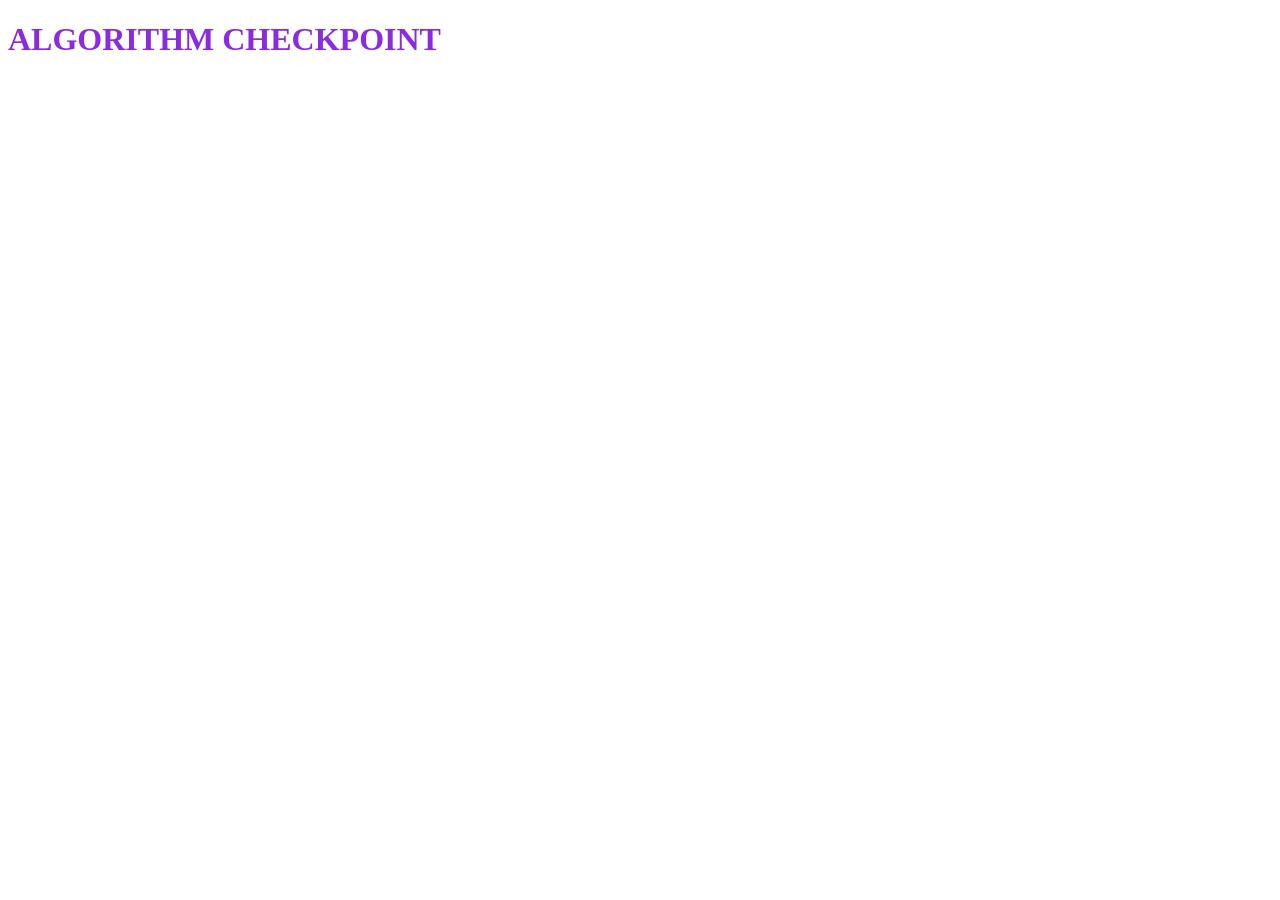
<file: Desktop/Algorithms-checkpoint/index.html>
<!DOCTYPE html>
<html lang="en">
<head>
    <meta charset="UTF-8">
    <meta http-equiv="X-UA-Compatible" content="IE=edge">
    <meta name="viewport" content="width=device-width, initial-scale=1.0">
    <title>ALGORITHM AND ITS ELEMENT</title>
</head>
<body>
    <h1 style="color: blueviolet;">ALGORITHM CHECKPOINT</h1>
    
    <script src="./script.js"></script>
</body>
</html>
</file>
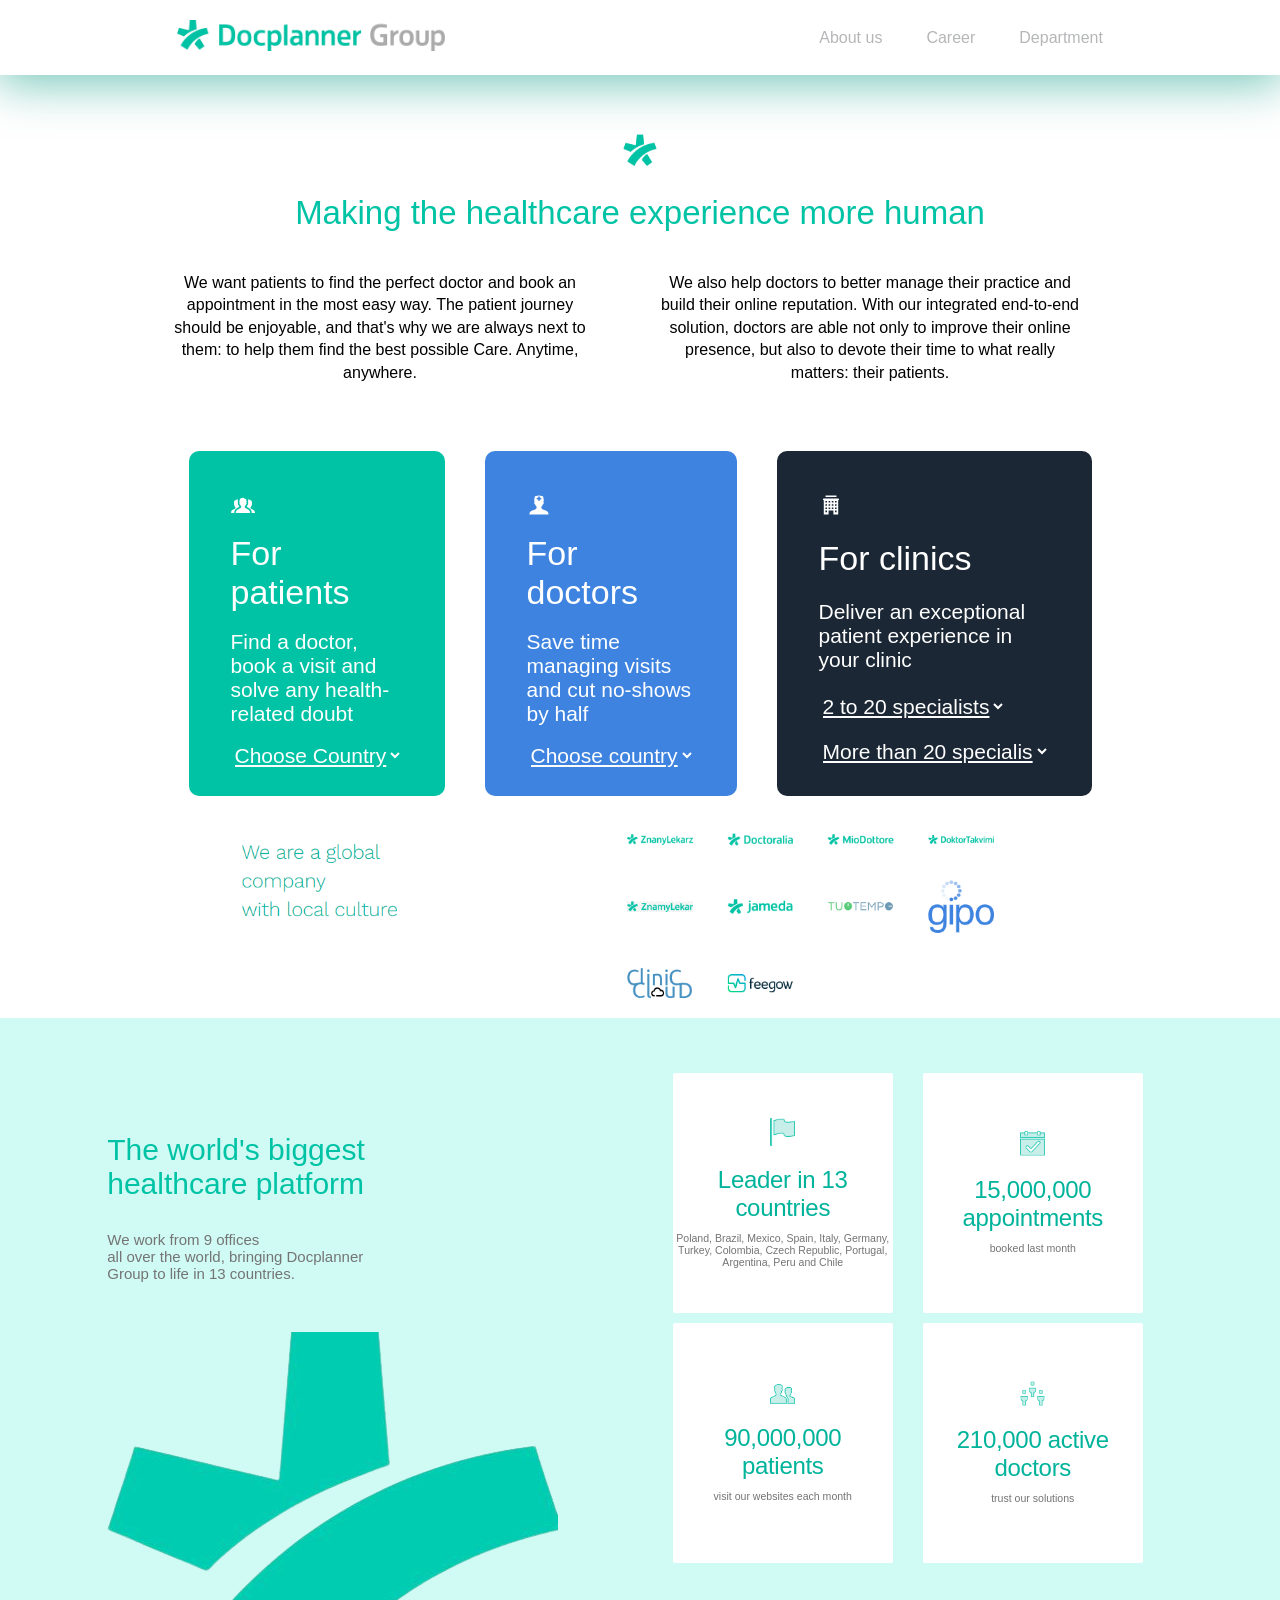
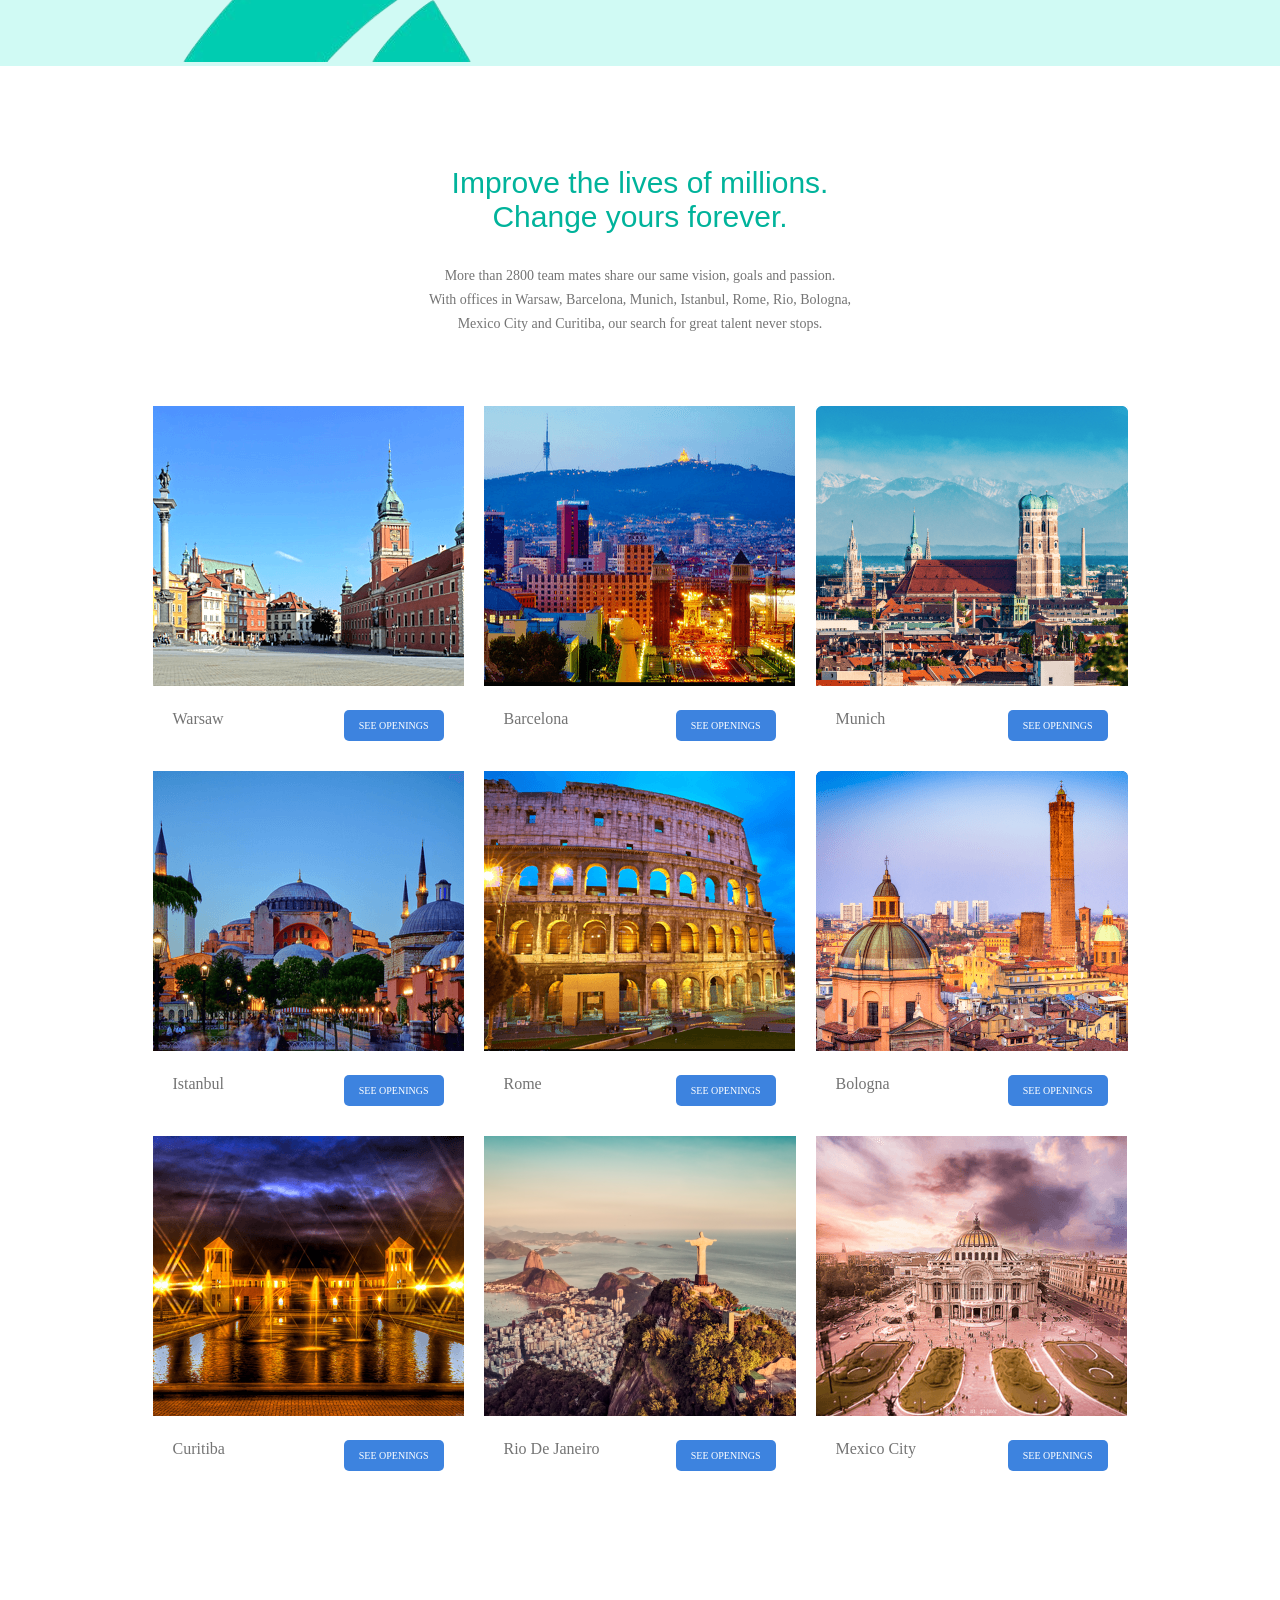
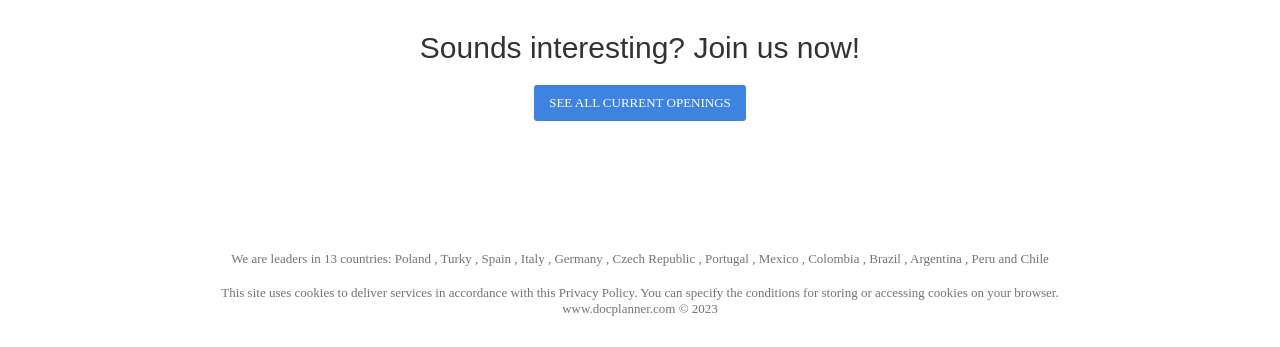
<file: Desktop/CSS/index1.html>
<!DOCTYPE html>
<html lang="en">
<head>
    <meta charset="UTF-8">
    <meta http-equiv="X-UA-Compatible" content="IE=edge">
    <meta name="viewport" content="width=device-width, initial-scale=1.0">
    <link rel="shortcut icon" href="./images/logo.png" type="image/x-icon">
    <link rel="stylesheet" href="style1.css">
    <title>Docplaner Group</title>
</head>
<body>
    <!-- page navigation -->
    <header>
        <a href=""><img src="./images/FullLogo.png" width="268" alt="imagelogo"></a>
        <nav>
            <ul>
                <li><a href="#">About us</a></li>
                <li><a href="#">Career</a></li>
                <li><a href="#">Department</a></li>
            </ul>
            
        </nav>

        
    </header>

    <!-- lead section -->
    <main>
    
    <section id="leadsection">
        <img src="./images/logo.png" width="40" alt="logo">
        <h1 style="color: #00c3a5;">Making the healthcare experience more human</h1>

        <div class="forex">
            
            <p >
                We want patients to find the perfect doctor and book an appointment in the most easy way.
                The patient journey should be enjoyable, and that's why we are always next to them: to help them find the best possible Care.
                Anytime, anywhere.
            </p>
            <p >
                We also help doctors to better manage their practice and build their online reputation.
                With our integrated end-to-end solution, doctors are able not only to improve their online presence,
                but also to devote their time to what really matters: their patients.
            </p>
        
        </div>
    </section>
    <!-- Section one -->
    <section id="two">
        <div class="twoChild">
            <img src="./images/icon-patients.svg" alt="">
            <h1>For patients</h1>
            <p>Find a doctor, book a visit and solve any health-related doubt</p>
            <div class="selection">
            <select>
                <option>Choose Country</option>
                <option value="#">Argentina</option>
                <option value="#">Brazil</option>
                <option value="#">Chile</option>
                <option value="#">Colombia</option>
                <option value="#">Czech</option>
                <option value="#">Germany</option>
                <option value="#">Italy</option>
                <option value="#">Mexico</option>
                <option value="#">Peru</option>
                <option value="#">Poland</option>
                <option value="#">PortUgal</option>
                <option value="#">Spain</option>
                <option value="#">Turkey</option>
            </select>
        </div>
        </div>
        <div class="twoChild">
        <img src="images/icon-doctors.svg" alt="">
        <h1>For doctors</h1>
        <p>Save time managing visits and cut no-shows by half</p>
        <div class="selection">
        <select>
            <option>Choose country</option>
            <option value="#">Argentina</option>
            <option value="#">Brazil</option>
            <option value="#">Chile</option>
            <option value="#">Colombia</option>
            <option value="#">Czech</option>
            <option value="#">Germany</option>
            <option value="#">Italy</option>
            <option value="#">Mexico</option>
            <option value="#">Peru</option>
            <option value="#">Poland</option>
            <option value="#">PortUgal</option>
            <option value="#">Spain</option>
            <option value="#">Turkey</option>
        </select>
        </div>
        </div>
        <div class="twoChild">
        <img src="./images/icon-clinics.svg" alt="">
        <h1>For clinics</h1>
        <p>Deliver an exceptional patient experience in your clinic</p>
        <div class="selection">
        <select>
            <option>2 to 20 specialists</option>
            <option value="#">Brazil</option>
            <option value="#">Czech</option>
            <option value="#">Italy</option>
            <option value="#">Mexico</option>
            <option value="#">Poland</option>
            <option value="#">Spain</option>
            <option value="#">Turkey</option>
        </select>
        <select>
            <option>More than 20 specialis</option>
            <option value="#">Brazil</option>
            <option value="#">Italy</option>
            <option value="#">Mexico</option>
            <option value="#">Poland</option>
            <option value="#">Spain</option>
        </select>
        </div>
        </div>

    </section>
    <!-- BANNER -->
    <section id="banner">
        <img src="images/banner.png" alt="">
    </section>

    <!-- SECTION TWO -->
    <section id="third">
        <div class="container">
        <div class="firstContainer">
            <h1>The world's biggest <br> healthcare platform</h1>
            <p>We work from 9 offices <br> all over the world, bringing Docplanner <br>
            Group to life in 13 countries.
            </p>
            <img src="images/logocropped.png" alt="">
        </div>
    
        <div class="section4fourparts">
            <div class="first2">
            <div id="leader">
                <img src="images/flag.png" alt="flag"/>
                <h3>Leader in 13 countries</h3>
                <p>Poland, Brazil, Mexico, Spain, Italy, Germany, Turkey, Colombia, Czech Republic, Portugal, Argentina, Peru and Chile</p>
            </div>
            <div id="patients">
                <img src="images/patients.png" alt="patients"/>
                <h3>90,000,000 <br> patients</h3>
                <p>visit our websites each month</p>
            </div>
            </div>
            <div class="second2">
            <div id="appointments">
                <img src="images/visits.png" alt="visits"/>
                <h3>15,000,000 <br> appointments</h3>
                <p>booked last month</p>
            </div>
            <div id="doctors">
                <img src="images/doctors.png" alt="doctor"/>
                <h3>210,000 active doctors</h3>
                <p>trust our solutions</p>
            </div>
            </div>
            </div>
            </div>
        </section>

        <!-- SECTION 3 -->
        <section id="section5">
            <h1>Improve the lives of millions. <br> Change yours forever.</h1>
            <p>More than 2800 team mates share our same vision, goals and passion. <br>
            With offices in Warsaw, Barcelona, Munich, Istanbul, Rome, Rio, Bologna, <br>
            Mexico City and Curitiba, our search for great talent never stops.</p>
        </section>
        <!-- SECTION 4 -->
        <section id="section6">
            <div class="container">
            <div class="box">
                <img src="images/one.png" alt="">
                <div class="inner">
                <p>Warsaw</p>
                <button>SEE OPENINGS</button>
                </div>
            </div>

            <div class="box">
                <img src="images/two.png" alt="">
                <div class="inner">
                <p>Barcelona</p>
                <button>SEE OPENINGS</button>
                </div>
            </div>
      
            <div class="box">
                <img src="images/three.png" alt="">
                <div class="inner">
                <p>Munich</p>
                <button>SEE OPENINGS</button>
                </div>
            </div>
      
            <div class="box">
                <img src="images/four.png" alt="">
                <div class="inner">
                <p>Istanbul</p>
                <button>SEE OPENINGS</button>
                </div>
            </div>
      
            <div class="box">
                <img src="images/five.png" alt="">
                <div class="inner">
                <p>Rome</p>
                <button>SEE OPENINGS</button>
                </div>
            </div>
      
            <div class="box">
                <img src="images/six.png" alt="">
                <div class="inner">
                <p>Bologna</p>
                <button>SEE OPENINGS</button>
                </div>
            </div>
      
            <div class="box">
                <img src="images/seven.png" alt="">
                <div class="inner">
                <p>Curitiba</p>
                <button>SEE OPENINGS</button>
                </div>
            </div>
      
            <div class="box">
                <img src="images/eight.png" alt="">
                <div class="inner">
                <p>Rio De Janeiro</p>
                <button>SEE OPENINGS</button>
                </div>
            </div>
      
            <div class="box">
                <img src="images/nine.png" alt="">
                <div class="inner">
                <p>Mexico City</p>
                <button>SEE OPENINGS</button>
                </div>
            </div>
      
            </div>
            </div>
        </section>
      
        <section id="section7">
            <h1>Sounds interesting? Join us now!</h1>
            <button>SEE ALL CURRENT OPENINGS</button>
        </section>
    
        <footer>
            <p>We are leaders in 13 countries: Poland , Turky , Spain , Italy , Germany , Czech Republic , Portugal , Mexico , Colombia , Brazil , Argentina , Peru and Chile</p> <br>
            <p>This site uses cookies to deliver services in accordance with this Privacy Policy. You can specify the conditions for storing or accessing cookies on your browser. <br>
            www.docplanner.com © 2023</p>
        </footer>
    
    </main>
</body>
</html>
</file>
<file: Desktop/CSS/style1.css>
* {
    padding: 0;
    margin: 0;
    box-sizing: border-box;
    list-style: none;
    text-decoration: none;
}

/* HEADER */
header {
    background-color: white;
    box-shadow: 0px 6px 47px 3px rgba(0, 151, 128, 0.54);
    position: fixed;
    width: 100%;
    top: 0;
    left: 0;
    padding: 20px 0;
    display: flex;
    justify-content: space-around;
    align-items: center;
   
}

nav ul  {
    display: inline-flex;
    gap: 1.5rem;
    font-size: 16px;
}
nav ul li {
    margin-left: 20px;
}
nav ul li a {
    color: #b5b6b8;
    transition: all 500ms ease;
    font-family: Arial, Helvetica, sans-serif;
    font-weight: 400;

}
nav ul li a:hover {
    color: #00c3a5;
}

/* lead section */

#leadsection {
    margin-top: 130px;
    text-align: center;
}
    #leadsection h1 {
    padding: 20px 0 10px 0;
    font-weight: 300;
    font-size: 33px;
    font-family: 'Work Sans', sans-serif;
    }
#leadsection .forex {
    display: flex;
    text-align: left;
    padding: 30px 150px;
}
#leadsection .forex p {
    padding-right: 30px;
    text-align: center;
    margin: 0 20px;
    font-family: Arial, Helvetica, sans-serif;
    font-size: 16px;
    line-height: 1.4;
    width: 100%;
}

/* section one */
#two {
    display: flex;
    justify-content: center;
    margin: 37px 200px 25px;
    }
#two .twoChild {
    color: #ffffff;
    padding: 42px 42px 0 42px;
    border-radius: 10px;
    justify-content: space-between;
    height: 345px;
    margin: 0px 20px;
    display: grid;
    }
#two .twoChild h1 {
    margin: 10px 0;
    font-family: 'Work Sans', sans-serif;
    font-weight: 400;
    font-size: 34px;
    }
#two .twoChild p {
    margin-bottom: 10px;
    font-family: 'Work Sans', sans-serif;
    font-weight: 300;
    font-size: 21px;
    }
#two .twoChild .selection select{
    color: #ffffff;
    border: none;
    font-family: 'Work Sans', sans-serif;
    font-weight: 300;
    font-size: 21px;
    text-decoration: underline;
    margin-bottom: 20px;
    }
#two .twoChild:nth-child(1) {
    background-color: #00c3a5;
    }
#two .twoChild:nth-child(2) {
    background-color: #3d83df;
    }
#two .twoChild:nth-child(3) {
    background-color: #1b2734;
    } 
#two .twoChild:nth-child(1) .selection select {
    background-color: #00c3a5;
    }
#two .twoChild:nth-child(2) .selection select {
    background-color: #3d83df;
    } 
#two .twoChild:nth-child(3) .selection select {
    background-color: #1b2734;
    }
  
  
    /* BANNER */
  
#banner img{
    width: 100%;
    }
  
  
  
#third {
    background-color: #d0faf4;
    padding: 55px 50px 0;
    }
#third .container {
    display: flex;
    justify-content: space-around;
    }
#third .container .firstContainer {
    padding: 60px 0 0 50px;
    }
#third .container .firstContainer h1 {
    font-size: 30px;
    font-family: 'Work Sans', sans-serif;
    font-weight: 300;
    color: #00c3a5;
    margin-bottom: 30px;
    }
#third .container .firstContainer p {
    font-family: 'Work Sans', sans-serif;
    font-weight: 400;
    font-size: 15px;
    color: #747474;
    margin-bottom: 50px;
    }
.section4fourparts {
    display: flex;
    margin-right: 50px;
    height: 100%;
    justify-content: space-around;
    margin-left: 100px;
    }
.section4fourparts h3 {
    font-size: 1.8461538462em;
    color: #00b39b;
    font-family: Work Sans, Arial, sans-serif;
    font-weight: 300;
    letter-spacing: -0.3px;
    }
.section4fourparts p {
    font-size: 0.8125em;
    font-weight: 400;
    font-family: Roboto, Arial, sans-serif;
    color: #747474;
    }
#leader {
    margin-bottom: 20px;
    }
#appointments {
    margin-bottom: 20px;
    }
#leader,
#patients,
#appointments,
#doctors {
    display: flex;
    height: 240px;
    flex-direction: column;
    align-items: center;
    justify-content: center;
    background-color: #fff;
    text-align: center;
    width: 220px;
    border-radius: 2px;
  }
#leader,
#patients,
#appointments,
#doctors,
    h3 {
    margin-bottom: 10px;
    }
#leader,
#patients,
#appointments,
#doctors,
p {
    font-size: 13px;
    font-family: Roboto;
    font-weight: 400;
  }
  #leader img,
  #patients img,
  #appointments img,
  #doctors img {
    width: 25px;
    height: auto;
    margin-bottom: 20px;
  }
  .section4fourparts div {
    height: 500px;
    width: 250px;
  } 
  
  
  
  /* SECTION 2 */
  
  #section5 {
    margin: 100px 70px 70px 70px;
    text-align: center;
  }
  #section5 h1 {
    color: #00b39b;
    font-family: Work Sans, Arial, sans-serif;
    font-weight: 300;
    font-size: 30px;
    margin-bottom: 30px;
  }
  #section5 p {
    font-size: 13px;
    font-family: Roboto;
    font-weight: 400;
    color: #747474;
    font-size: 14px;
    line-height: 24px;
  }
  
  /* SECTION 3 */
  #section6 .container {
    display: grid;
    grid-template-columns: auto auto auto;
    justify-content: center;
    align-items: center;
    
  }
  #section6 .container .box {
    margin: 0 10px 10px 10px;
    transition: all 1000ms ease;
  }
  #section6 .container .box:hover {
    box-shadow: 0px 6px 47px 3px #b5b6b8;
  }
  
  #section6 .container .box .inner {
    display: flex;
    justify-content: space-between;
    padding:20px;
  }
  #section6 .container .box .inner p {
    font-family: Roboto;
    font-weight: 400;
    font-size: 16px;
    color: #747474;
  }
  #section6 .container .box .inner button {
    background-color: #3d83df;
    padding: 10px 15px;
    font-family: Roboto;
    font-weight: 400;
    font-size: 10px;
    color: #ffffff;
    border: none;
    border-radius: 5px;
    cursor: pointer;
  }
  
  /* SECTION 4*/
  #section7 {
    margin: 130px 0;
    text-align: center;
  }
  #section7 h1 {
    margin-bottom: 20px;
    font-family: 'Work Sans', sans-serif;
    font-size: 30px;
    font-weight: 300;
    color: #333333;
  }
  #section7 button {
    border: none;
    background-color: #3d83df;
    padding: 10px 15px;
    color: #ffffff;
    font-family: Roboto;
    font-size: 13px;
    border-radius: 3px;
  }
  
  /* footer */
  
  footer {
    text-align: center;
    margin-bottom: 30px;
    color: #747474;
    padding: 0 50px;
  }
  
  
  
  @media screen and (max-width: 1024px) {
    
    header {
      background-color: #ffffff;
      position: fixed;
      width: 100%;
      top: 0;
      left: 0;
    }
    header a img {
      text-align: center;
    }
    header nav {
      display: none;
    }
    #hero img {
      display: none;
    }
    #hero .para {
      display: block;
      width: 100%;
      padding: 30px 50px;
    }
    #hero .para p {
      margin-bottom: 30px;
      margin-left: auto;
      margin-right: auto;
    }
  
    #two {
      display: block;
      margin: 30px 50px;
    }
    #two .twoChild {
      margin-bottom: 30px;
    }
    #third .container {
      display: block;
      text-align: center;
    }
    #third .container .firstContainer img {
      display: none;
    }
  
#section6 .container {
    display: grid;
    grid-template-columns: auto auto;
    justify-content: center;
    align-items: center;
    }
  
  }
  
  @media screen and (max-width: 768px) {
  
    #two .twoChild {
      padding: 10px 10px 0 10px;
    }
    #two .twoChild .selection select {
      width: 100%;
    }
  
    #section6 .container {
      display: grid;
      grid-template-columns: auto;
      justify-content: center;
      align-items: center;
    }
    #third {
      display: grid;
      grid-template-columns: auto;
      justify-content: center;
      align-items: center;
      padding: 55px 20px 0;
    }
    #third .container {
      width: auto;
    }
    #third .container .firstContainer {
      padding: 60px 0 0 0;
    }
    #third .container .section4fourparts {
      display: grid;
      grid-template-columns: auto;
      justify-content: center;
      align-items: center;
      margin: auto;
    }
    #third .container .section4fourparts div {
      margin: auto;
    } 
  }
</file>
